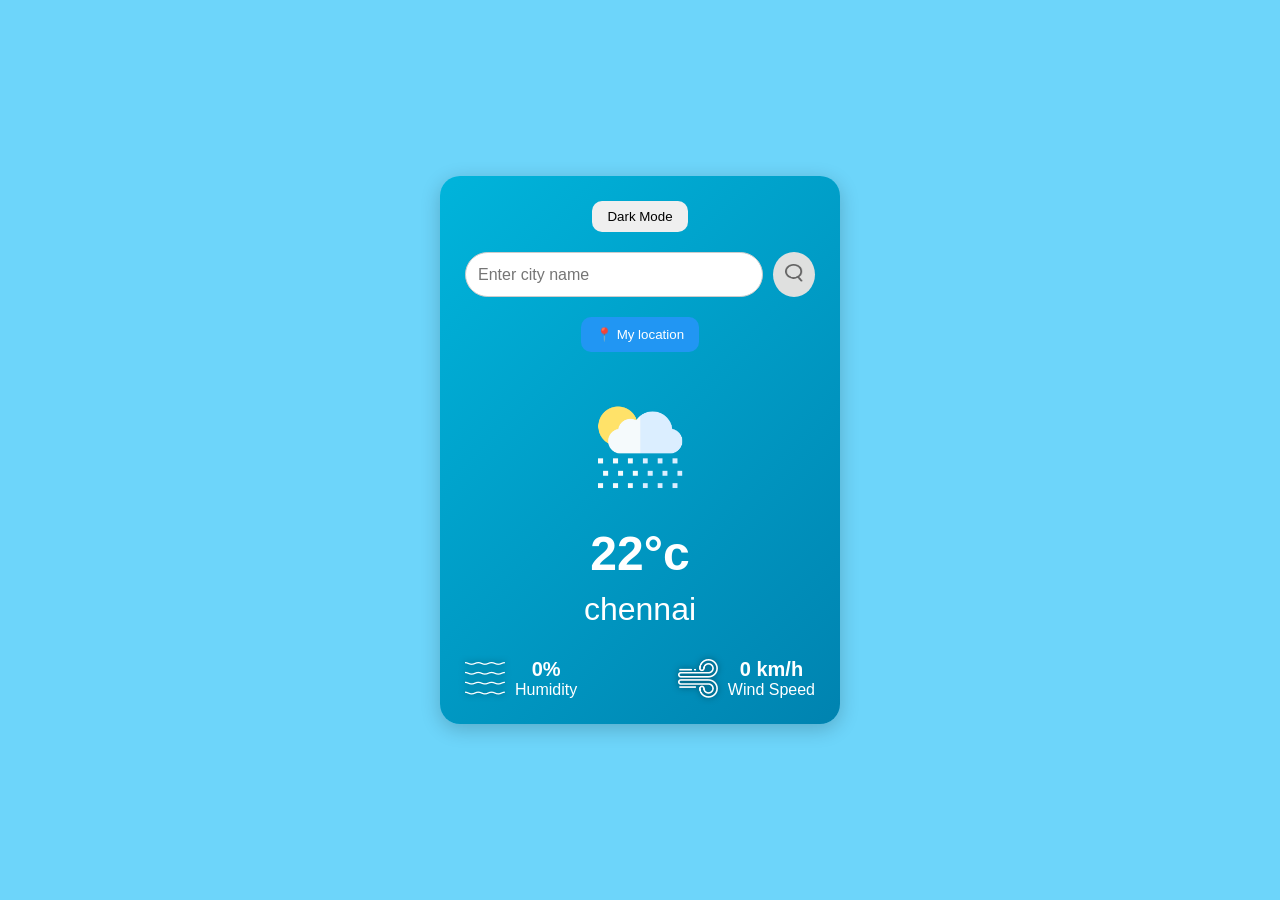
<file: index.html>
<!DOCTYPE html>
<html lang="en">
<head>
    <meta charset="UTF-8">
    <meta name="viewport" content="width=device-width, initial-scale=1.0">
    <title>Document</title>
    <link rel="stylesheet" href="style.css">
</head>
<body>

   <div class="weather-card"> 
     <button id="themeToggle">Dark Mode</button>
     <div class="search">
         <input  type="text" placeholder="Enter city name">
         <button><img src="image/search.png"></button>
     </div>
     
     <button id="gps-Button">📍 My location</button>

     <div class="weather">
        <img src="image/rain.png" class="weather-icon">
        <h1 class="temp">22°c</h1>
        <h2 class="city">chennai</h2>
     </div>

     <div class="details">
        <div class="col">
            <img src="image/humidity.png" alt="Humidity" width="25" height="25">
            <div>
                <p class="humidity">0%</p>
                <p>Humidity</p>
            </div>
        </div>

        <div class="col">
            <img src="image/wind.png" alt="wind">
            <div>
                <p class="wind">0 km/h</p>
                <p>Wind Speed</p>
            </div>
        </div>
     </div>

    </div>

     <script src="script.js"></script>

</body>
</html>
</file>
<file: style.css>
:root {
  --bg-color: #6dd5fa;
  --card-color: #ffffff;
  --text-color: #333;
}

body.dark-mode {
  --bg-color: #121212;
  --card-color: #1e1e1e;
  --text-color: #f5f5f5;
}

* {
  margin: 0;
  padding: 0;
  box-sizing: border-box;
  font-family: sans-serif;
}

body {
  min-height: 100vh;
  display: flex;
  justify-content: center;
  align-items: center;
  background: var(--bg-color);
  color: var(--text-color);
  transition: 0.3s ease;
}

.weather-card {
  width: 90%;
  max-width: 400px;
  background: var(--card-color);
  border-radius: 20px;
  padding: 25px;
  text-align: center;
  box-shadow: 0 5px 20px rgba(0,0,0,0.2);
  background: linear-gradient(135deg,#00b4db,#0083b0);
  color: white;
}

body.dark-mode .weather-card{
    background: linear-gradient(135deg,#232526,#414345);
}

#themeToggle {
  padding: 8px 15px;
  border: none;
  border-radius: 10px;
  cursor: pointer;
  margin-bottom: 20px;
}

.search {
  display: flex;
  gap: 10px;
  margin-bottom: 20px;
}

.search input {
  flex: 1;
  padding: 12px;
  border: 1px solid #ccc;
  border-radius: 25px;
  outline: none;
  font-size: 16px;
}

.search button {
  border: none;
  background: #dfe0df;
  padding: 12px;
  border-radius: 50%;
  cursor: pointer;
}

.search button img {
  width: 18px;
  height: 18px;
}

#gps-Button {
  padding: 10px 15px;
  border: none;
  border-radius: 10px;
  background: #2196f3;
  color: white;
  cursor: pointer;
  margin-bottom: 20px;
}

.weather {
  display: block;
}

.weather-icon {
  width: 120px;
  margin: 15px 0;
}

.temp {
  font-size: 3rem;
  margin-bottom: 10px;
}

.city {
  font-size: 2rem;
  font-weight: 500;
}

button:hover {
  opacity: 0.9;
}
.details{
    display: flex;
    justify-content: space-between;
    align-items: center;
    margin-top: 30px;
}

.col{
    display: flex;
    align-items: center;
    gap: 10px;
}

.col img{
    width: 40px;
    height: 40px;
    filter: drop-shadow(0 0 3px rgba(0,0,0,0.5));
    object-fit: contain;
}



.humidity,
.wind{
    font-size: 20px;
    font-weight: 600;
}
</file>
